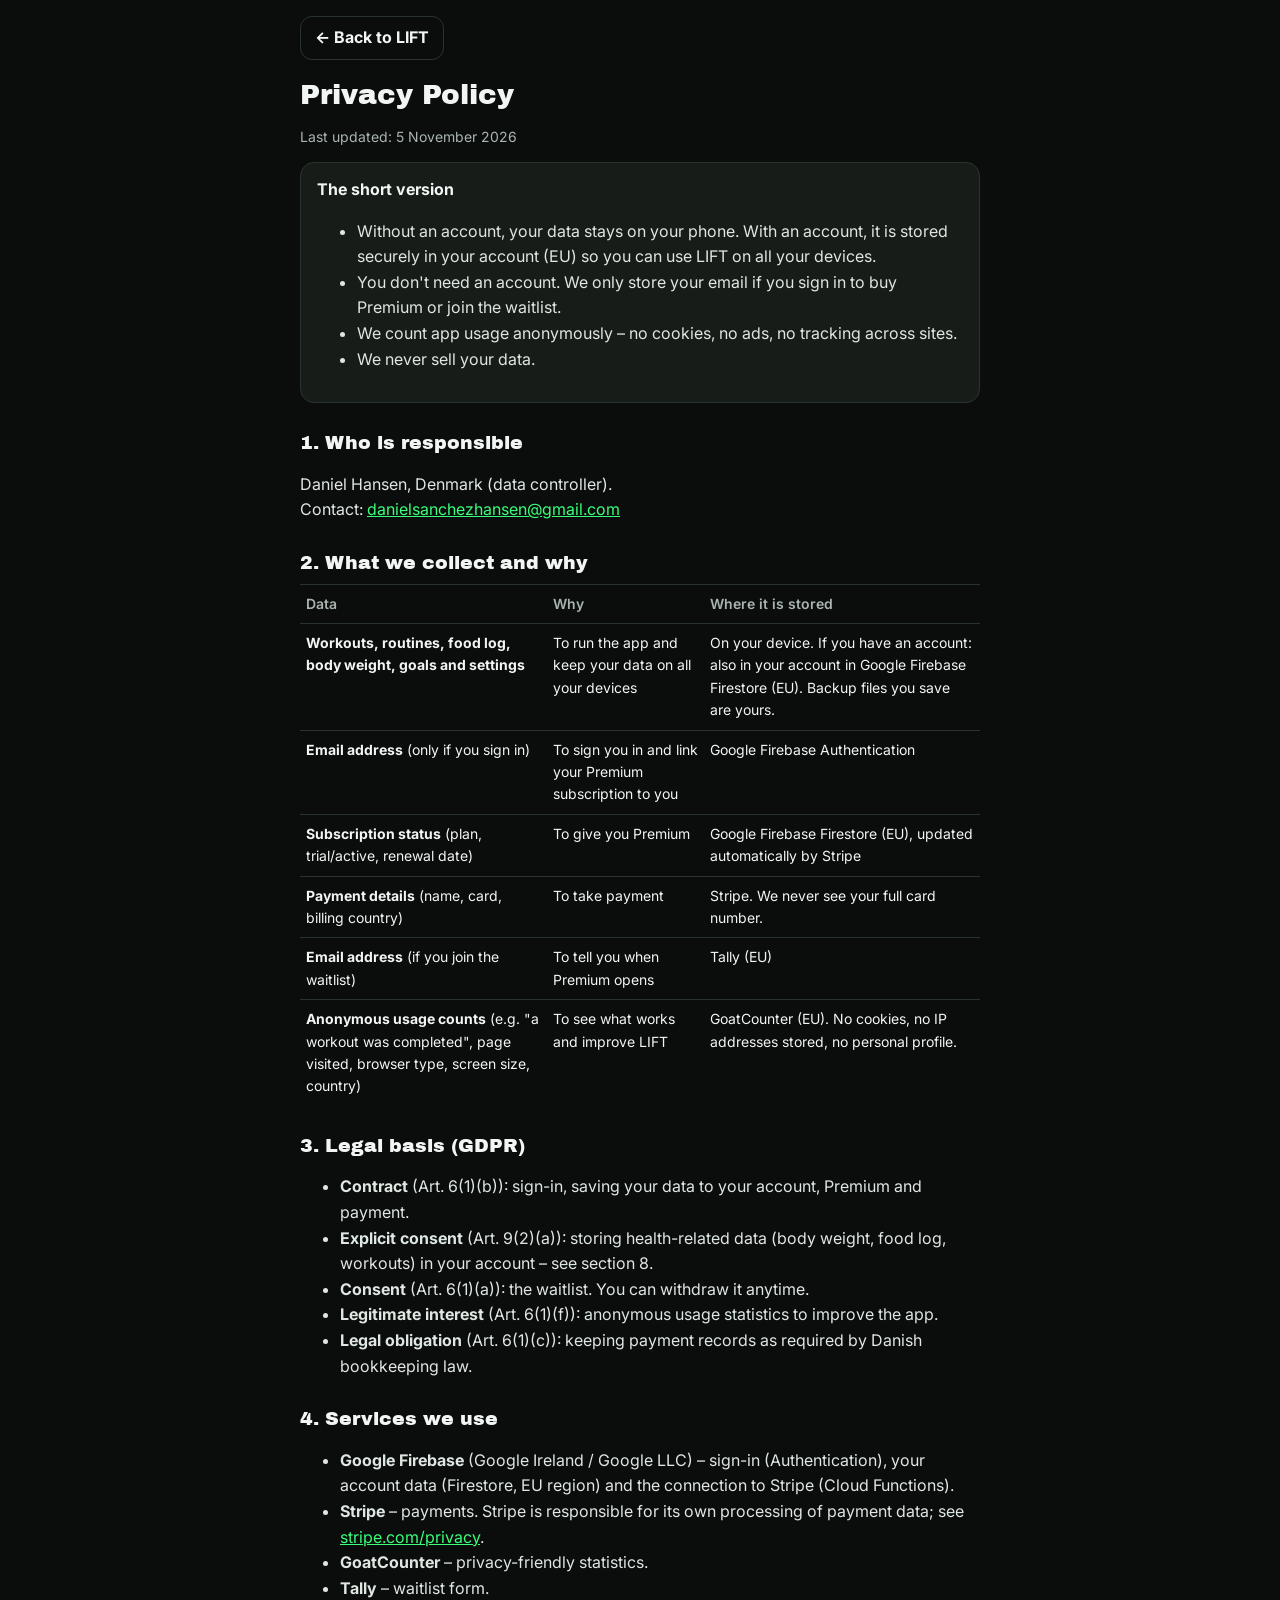
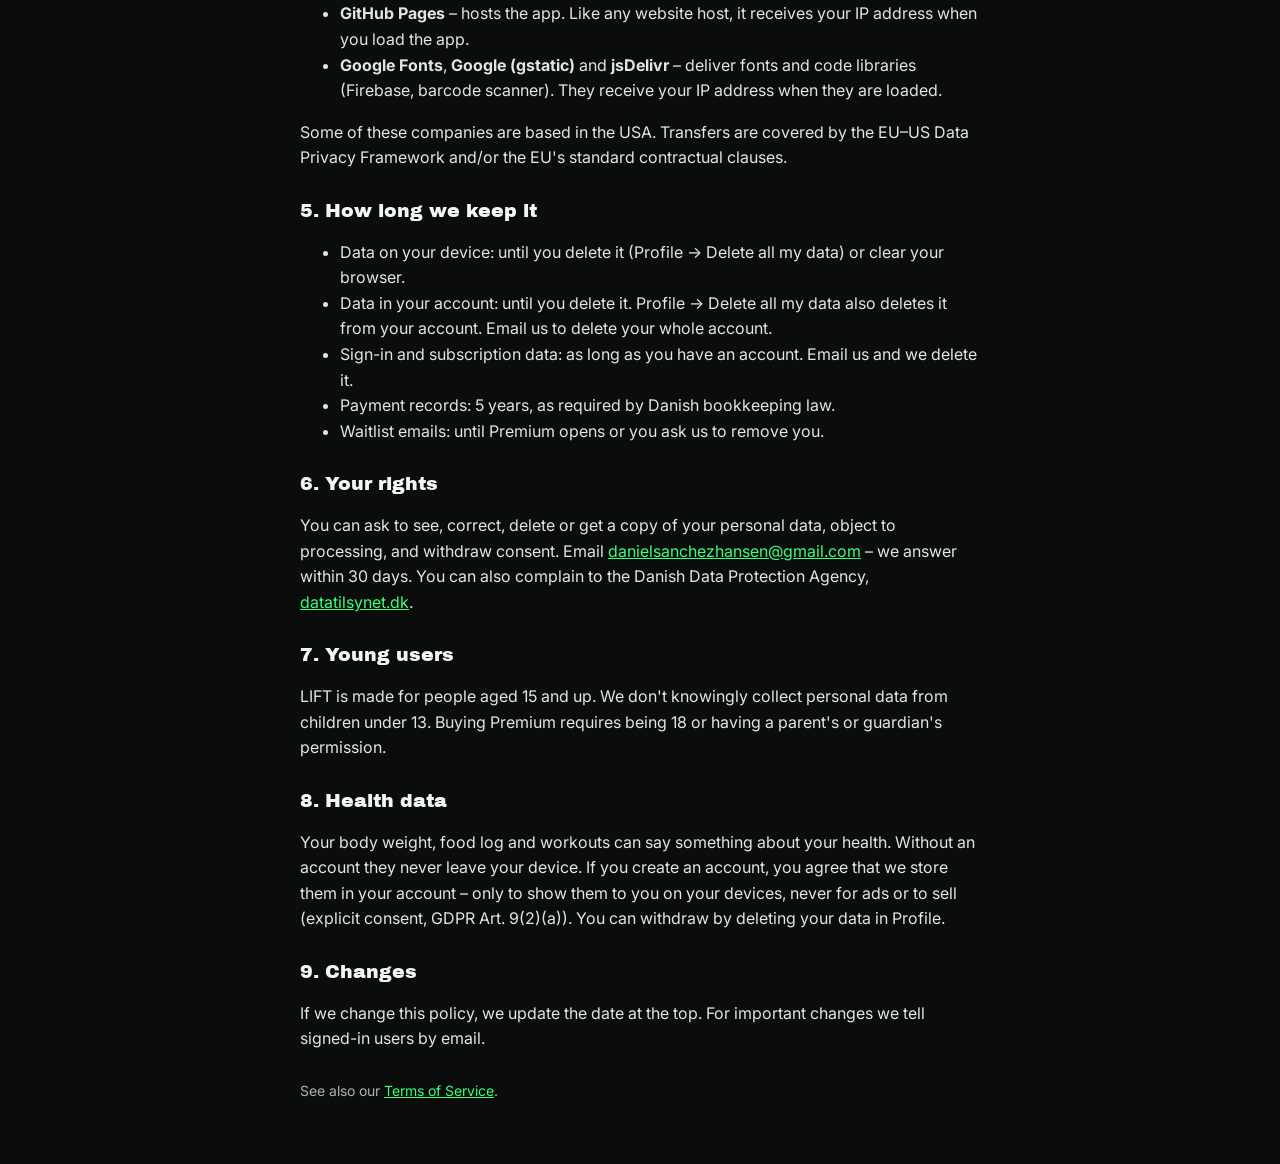
<file: privacy.html>
<!DOCTYPE html>
<html lang="en">
<head>
<meta charset="utf-8">
<meta name="viewport" content="width=device-width, initial-scale=1, viewport-fit=cover">
<meta name="theme-color" content="#0b0d0c">
<title>LIFT – Privacy Policy</title>
<link rel="icon" href="icons/favicon.svg" type="image/svg+xml">
<link href="https://fonts.googleapis.com/css2?family=Archivo+Black&family=Inter:wght@400;600;700&display=swap" rel="stylesheet">
<link rel="stylesheet" href="legal.css">
</head>
<body><main>
<a class="back" href="./?app">← Back to LIFT</a>
<h1>Privacy Policy</h1>
<p class="mut">Last updated: 5 November 2026</p>

<div class="box">
<b>The short version</b>
<ul>
<li>Without an account, your data stays on your phone. With an account, it is stored securely in your account (EU) so you can use LIFT on all your devices.</li>
<li>You don't need an account. We only store your email if you sign in to buy Premium or join the waitlist.</li>
<li>We count app usage anonymously – no cookies, no ads, no tracking across sites.</li>
<li>We never sell your data.</li>
</ul>
</div>

<h2>1. Who is responsible</h2>
<p>Daniel Hansen, Denmark (data controller).<br>
Contact: <a href="mailto:danielsanchezhansen@gmail.com">danielsanchezhansen@gmail.com</a></p>

<h2>2. What we collect and why</h2>
<table>
<tr><th>Data</th><th>Why</th><th>Where it is stored</th></tr>
<tr><td><b>Workouts, routines, food log, body weight, goals and settings</b></td><td>To run the app and keep your data on all your devices</td><td>On your device. If you have an account: also in your account in Google Firebase Firestore (EU). Backup files you save are yours.</td></tr>
<tr><td><b>Email address</b> (only if you sign in)</td><td>To sign you in and link your Premium subscription to you</td><td>Google Firebase Authentication</td></tr>
<tr><td><b>Subscription status</b> (plan, trial/active, renewal date)</td><td>To give you Premium</td><td>Google Firebase Firestore (EU), updated automatically by Stripe</td></tr>
<tr><td><b>Payment details</b> (name, card, billing country)</td><td>To take payment</td><td>Stripe. We never see your full card number.</td></tr>
<tr><td><b>Email address</b> (if you join the waitlist)</td><td>To tell you when Premium opens</td><td>Tally (EU)</td></tr>
<tr><td><b>Anonymous usage counts</b> (e.g. "a workout was completed", page visited, browser type, screen size, country)</td><td>To see what works and improve LIFT</td><td>GoatCounter (EU). No cookies, no IP addresses stored, no personal profile.</td></tr>
</table>

<h2>3. Legal basis (GDPR)</h2>
<ul>
<li><b>Contract</b> (Art. 6(1)(b)): sign-in, saving your data to your account, Premium and payment.</li>
<li><b>Explicit consent</b> (Art. 9(2)(a)): storing health-related data (body weight, food log, workouts) in your account – see section 8.</li>
<li><b>Consent</b> (Art. 6(1)(a)): the waitlist. You can withdraw it anytime.</li>
<li><b>Legitimate interest</b> (Art. 6(1)(f)): anonymous usage statistics to improve the app.</li>
<li><b>Legal obligation</b> (Art. 6(1)(c)): keeping payment records as required by Danish bookkeeping law.</li>
</ul>

<h2>4. Services we use</h2>
<ul>
<li><b>Google Firebase</b> (Google Ireland / Google LLC) – sign-in (Authentication), your account data (Firestore, EU region) and the connection to Stripe (Cloud Functions).</li>
<li><b>Stripe</b> – payments. Stripe is responsible for its own processing of payment data; see <a href="https://stripe.com/privacy" rel="noopener">stripe.com/privacy</a>.</li>
<li><b>GoatCounter</b> – privacy-friendly statistics.</li>
<li><b>Tally</b> – waitlist form.</li>
<li><b>GitHub Pages</b> – hosts the app. Like any website host, it receives your IP address when you load the app.</li>
<li><b>Google Fonts</b>, <b>Google (gstatic)</b> and <b>jsDelivr</b> – deliver fonts and code libraries (Firebase, barcode scanner). They receive your IP address when they are loaded.</li>
</ul>
<p>Some of these companies are based in the USA. Transfers are covered by the EU–US Data Privacy Framework and/or the EU's standard contractual clauses.</p>

<h2>5. How long we keep it</h2>
<ul>
<li>Data on your device: until you delete it (Profile → Delete all my data) or clear your browser.</li>
<li>Data in your account: until you delete it. Profile → Delete all my data also deletes it from your account. Email us to delete your whole account.</li>
<li>Sign-in and subscription data: as long as you have an account. Email us and we delete it.</li>
<li>Payment records: 5 years, as required by Danish bookkeeping law.</li>
<li>Waitlist emails: until Premium opens or you ask us to remove you.</li>
</ul>

<h2>6. Your rights</h2>
<p>You can ask to see, correct, delete or get a copy of your personal data, object to processing, and withdraw consent. Email <a href="mailto:danielsanchezhansen@gmail.com">danielsanchezhansen@gmail.com</a> – we answer within 30 days. You can also complain to the Danish Data Protection Agency, <a href="https://www.datatilsynet.dk" rel="noopener">datatilsynet.dk</a>.</p>

<h2>7. Young users</h2>
<p>LIFT is made for people aged 15 and up. We don't knowingly collect personal data from children under 13. Buying Premium requires being 18 or having a parent's or guardian's permission.</p>

<h2>8. Health data</h2>
<p>Your body weight, food log and workouts can say something about your health. Without an account they never leave your device. If you create an account, you agree that we store them in your account – only to show them to you on your devices, never for ads or to sell (explicit consent, GDPR Art. 9(2)(a)). You can withdraw by deleting your data in Profile.</p>

<h2>9. Changes</h2>
<p>If we change this policy, we update the date at the top. For important changes we tell signed-in users by email.</p>

<p class="mut" style="margin-top:28px">See also our <a href="terms.html">Terms of Service</a>.</p>
</main></body>
</html>
</file>
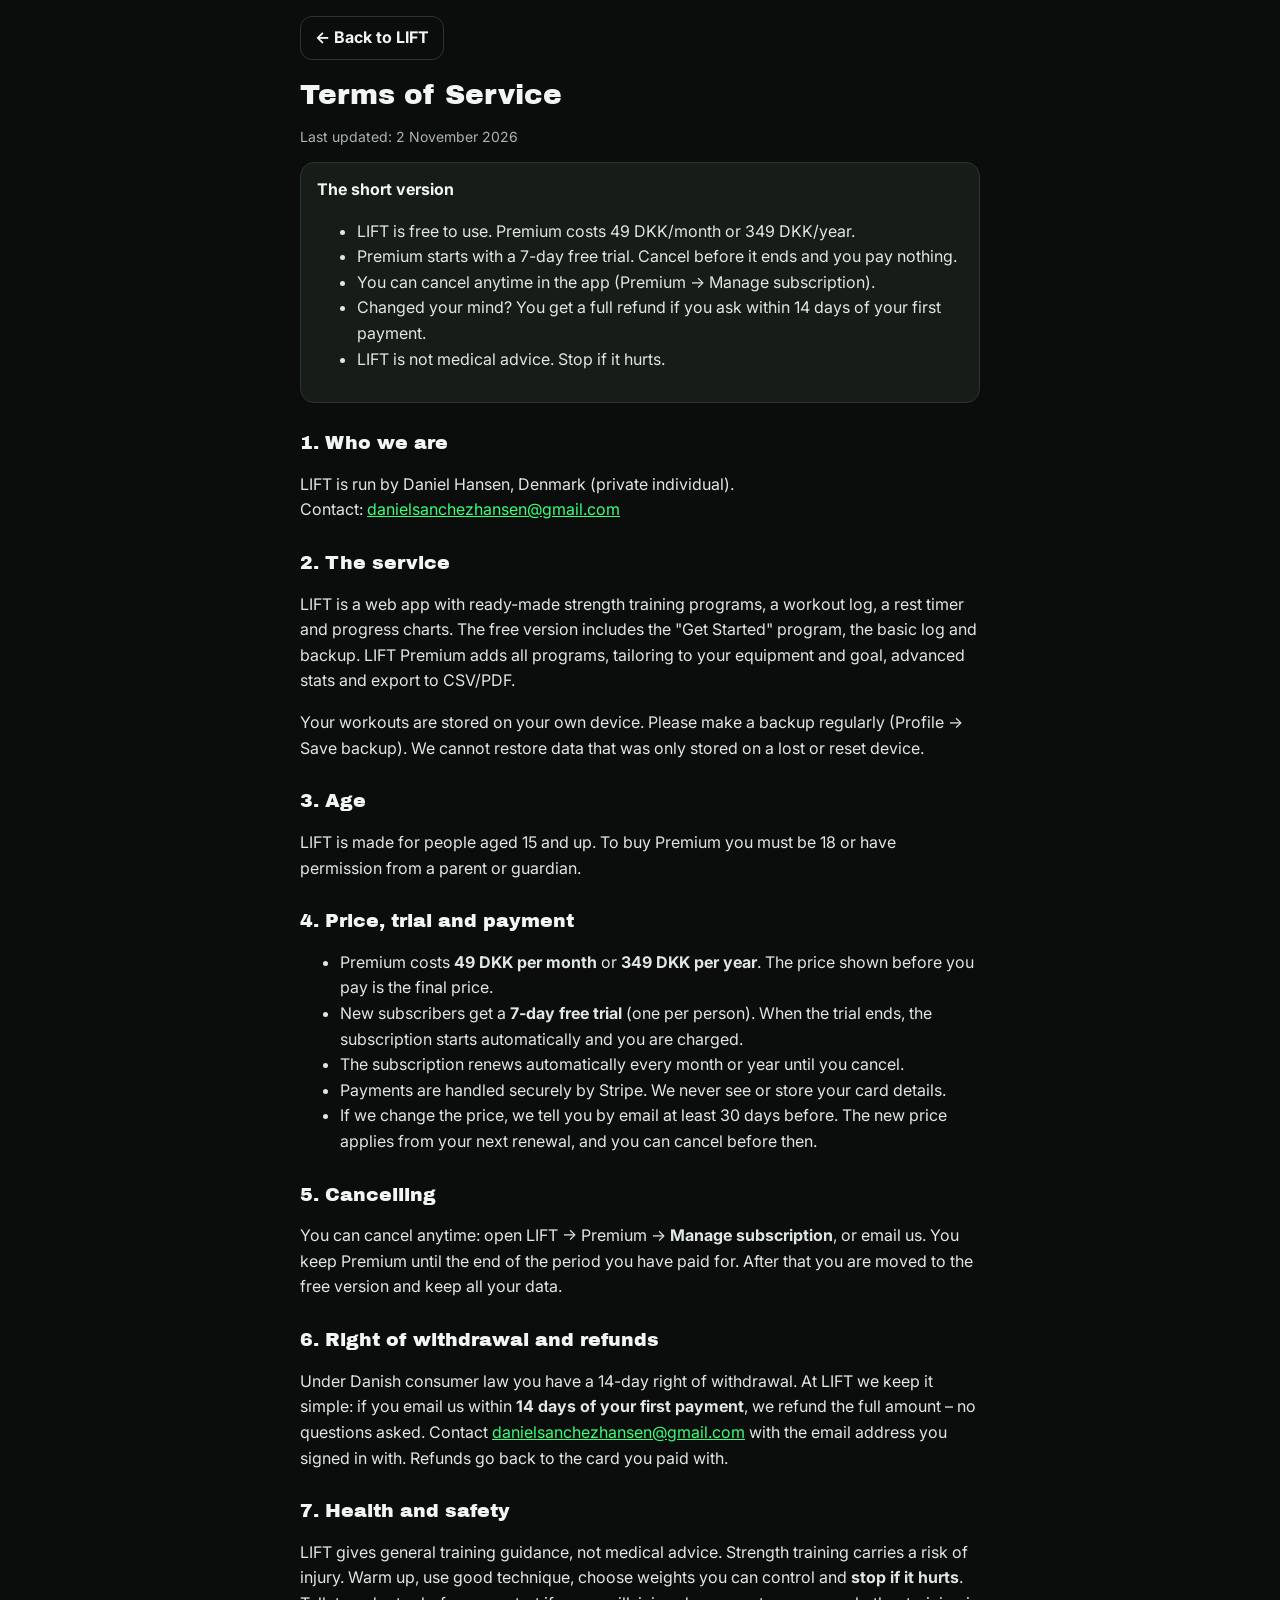
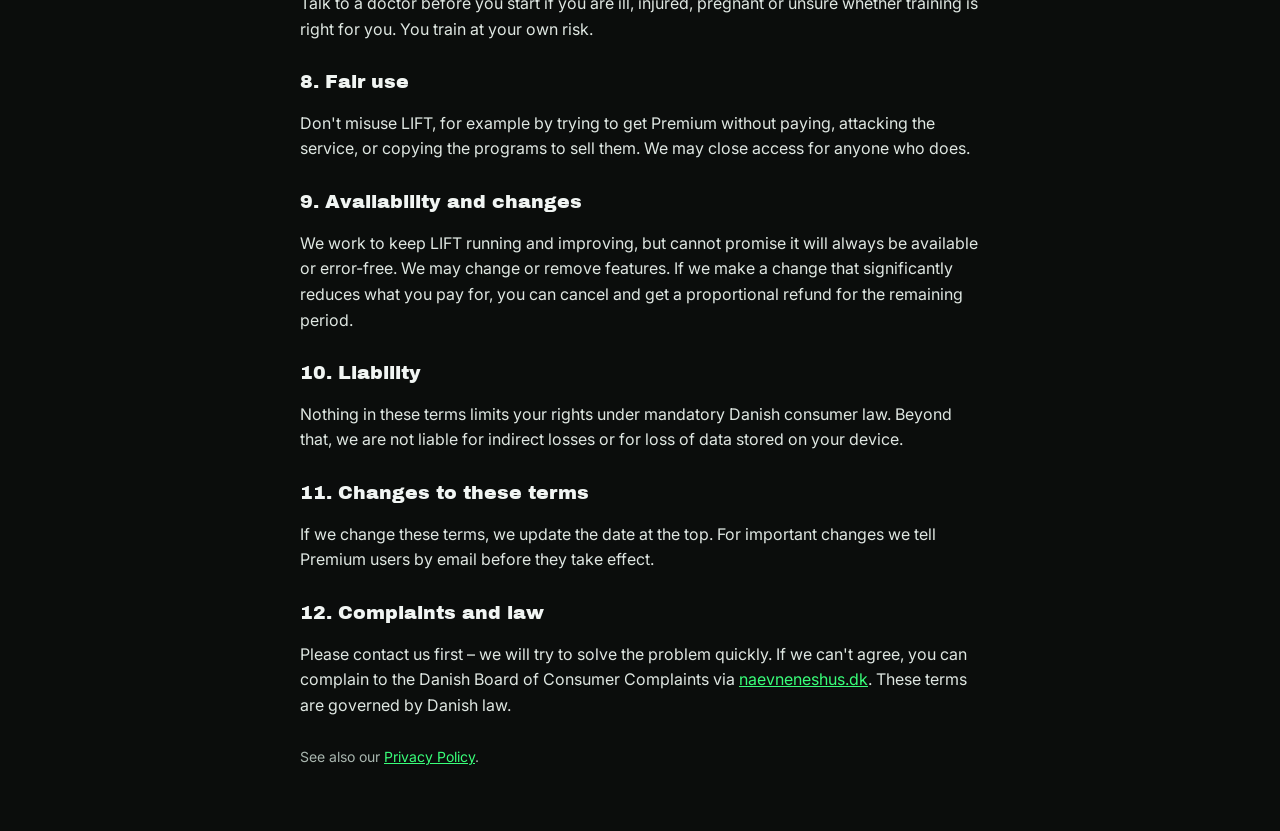
<file: terms.html>
<!DOCTYPE html>
<html lang="en">
<head>
<meta charset="utf-8">
<meta name="viewport" content="width=device-width, initial-scale=1, viewport-fit=cover">
<meta name="theme-color" content="#0b0d0c">
<title>LIFT – Terms of Service</title>
<link rel="icon" href="icons/favicon.svg" type="image/svg+xml">
<link href="https://fonts.googleapis.com/css2?family=Archivo+Black&family=Inter:wght@400;600;700&display=swap" rel="stylesheet">
<link rel="stylesheet" href="legal.css">
</head>
<body><main>
<a class="back" href="./?app">← Back to LIFT</a>
<h1>Terms of Service</h1>
<p class="mut">Last updated: 2 November 2026</p>

<div class="box">
<b>The short version</b>
<ul>
<li>LIFT is free to use. Premium costs 49 DKK/month or 349 DKK/year.</li>
<li>Premium starts with a 7-day free trial. Cancel before it ends and you pay nothing.</li>
<li>You can cancel anytime in the app (Premium → Manage subscription).</li>
<li>Changed your mind? You get a full refund if you ask within 14 days of your first payment.</li>
<li>LIFT is not medical advice. Stop if it hurts.</li>
</ul>
</div>

<h2>1. Who we are</h2>
<p>LIFT is run by Daniel Hansen, Denmark (private individual).<br>
Contact: <a href="mailto:danielsanchezhansen@gmail.com">danielsanchezhansen@gmail.com</a></p>

<h2>2. The service</h2>
<p>LIFT is a web app with ready-made strength training programs, a workout log, a rest timer and progress charts. The free version includes the "Get Started" program, the basic log and backup. LIFT Premium adds all programs, tailoring to your equipment and goal, advanced stats and export to CSV/PDF.</p>
<p>Your workouts are stored on your own device. Please make a backup regularly (Profile → Save backup). We cannot restore data that was only stored on a lost or reset device.</p>

<h2>3. Age</h2>
<p>LIFT is made for people aged 15 and up. To buy Premium you must be 18 or have permission from a parent or guardian.</p>

<h2>4. Price, trial and payment</h2>
<ul>
<li>Premium costs <b>49 DKK per month</b> or <b>349 DKK per year</b>. The price shown before you pay is the final price.</li>
<li>New subscribers get a <b>7-day free trial</b> (one per person). When the trial ends, the subscription starts automatically and you are charged.</li>
<li>The subscription renews automatically every month or year until you cancel.</li>
<li>Payments are handled securely by Stripe. We never see or store your card details.</li>
<li>If we change the price, we tell you by email at least 30 days before. The new price applies from your next renewal, and you can cancel before then.</li>
</ul>

<h2>5. Cancelling</h2>
<p>You can cancel anytime: open LIFT → Premium → <b>Manage subscription</b>, or email us. You keep Premium until the end of the period you have paid for. After that you are moved to the free version and keep all your data.</p>

<h2>6. Right of withdrawal and refunds</h2>
<p>Under Danish consumer law you have a 14-day right of withdrawal. At LIFT we keep it simple: if you email us within <b>14 days of your first payment</b>, we refund the full amount – no questions asked. Contact <a href="mailto:danielsanchezhansen@gmail.com">danielsanchezhansen@gmail.com</a> with the email address you signed in with. Refunds go back to the card you paid with.</p>

<h2>7. Health and safety</h2>
<p>LIFT gives general training guidance, not medical advice. Strength training carries a risk of injury. Warm up, use good technique, choose weights you can control and <b>stop if it hurts</b>. Talk to a doctor before you start if you are ill, injured, pregnant or unsure whether training is right for you. You train at your own risk.</p>

<h2>8. Fair use</h2>
<p>Don't misuse LIFT, for example by trying to get Premium without paying, attacking the service, or copying the programs to sell them. We may close access for anyone who does.</p>

<h2>9. Availability and changes</h2>
<p>We work to keep LIFT running and improving, but cannot promise it will always be available or error-free. We may change or remove features. If we make a change that significantly reduces what you pay for, you can cancel and get a proportional refund for the remaining period.</p>

<h2>10. Liability</h2>
<p>Nothing in these terms limits your rights under mandatory Danish consumer law. Beyond that, we are not liable for indirect losses or for loss of data stored on your device.</p>

<h2>11. Changes to these terms</h2>
<p>If we change these terms, we update the date at the top. For important changes we tell Premium users by email before they take effect.</p>

<h2>12. Complaints and law</h2>
<p>Please contact us first – we will try to solve the problem quickly. If we can't agree, you can complain to the Danish Board of Consumer Complaints via <a href="https://www.naevneneshus.dk" rel="noopener">naevneneshus.dk</a>. These terms are governed by Danish law.</p>

<p class="mut" style="margin-top:28px">See also our <a href="privacy.html">Privacy Policy</a>.</p>
</main></body>
</html>
</file>
<file: legal.css>
:root{--bg:#0b0d0c;--card:#171c19;--line:#2a342f;--txt:#f1f5f3;--mut:#a9b6af;--neon:#39ff7a}
*{box-sizing:border-box}
body{margin:0;background:var(--bg);color:var(--txt);font:16px/1.6 Inter,system-ui,-apple-system,sans-serif;padding:calc(env(safe-area-inset-top) + 16px) 16px 48px}
main{max-width:680px;margin:0 auto}
a{color:var(--neon)}
h1{font:400 28px/1.2 "Archivo Black",Inter,sans-serif;margin:18px 0 4px}
h2{font:400 19px/1.3 "Archivo Black",Inter,sans-serif;margin:28px 0 6px}
p,li{color:#dfe7e2}
.mut{color:var(--mut);font-size:14px}
.box{background:var(--card);border:1px solid var(--line);border-radius:14px;padding:14px 16px;margin:14px 0}
.back{display:inline-flex;align-items:center;gap:6px;min-height:44px;padding:0 14px;border:1px solid var(--line);border-radius:12px;color:var(--txt);text-decoration:none;font-weight:700}
table{width:100%;border-collapse:collapse;font-size:14px;margin:8px 0}
td,th{border-top:1px solid var(--line);padding:8px 6px;text-align:left;vertical-align:top}
th{color:var(--mut);font-weight:600}
</file>
